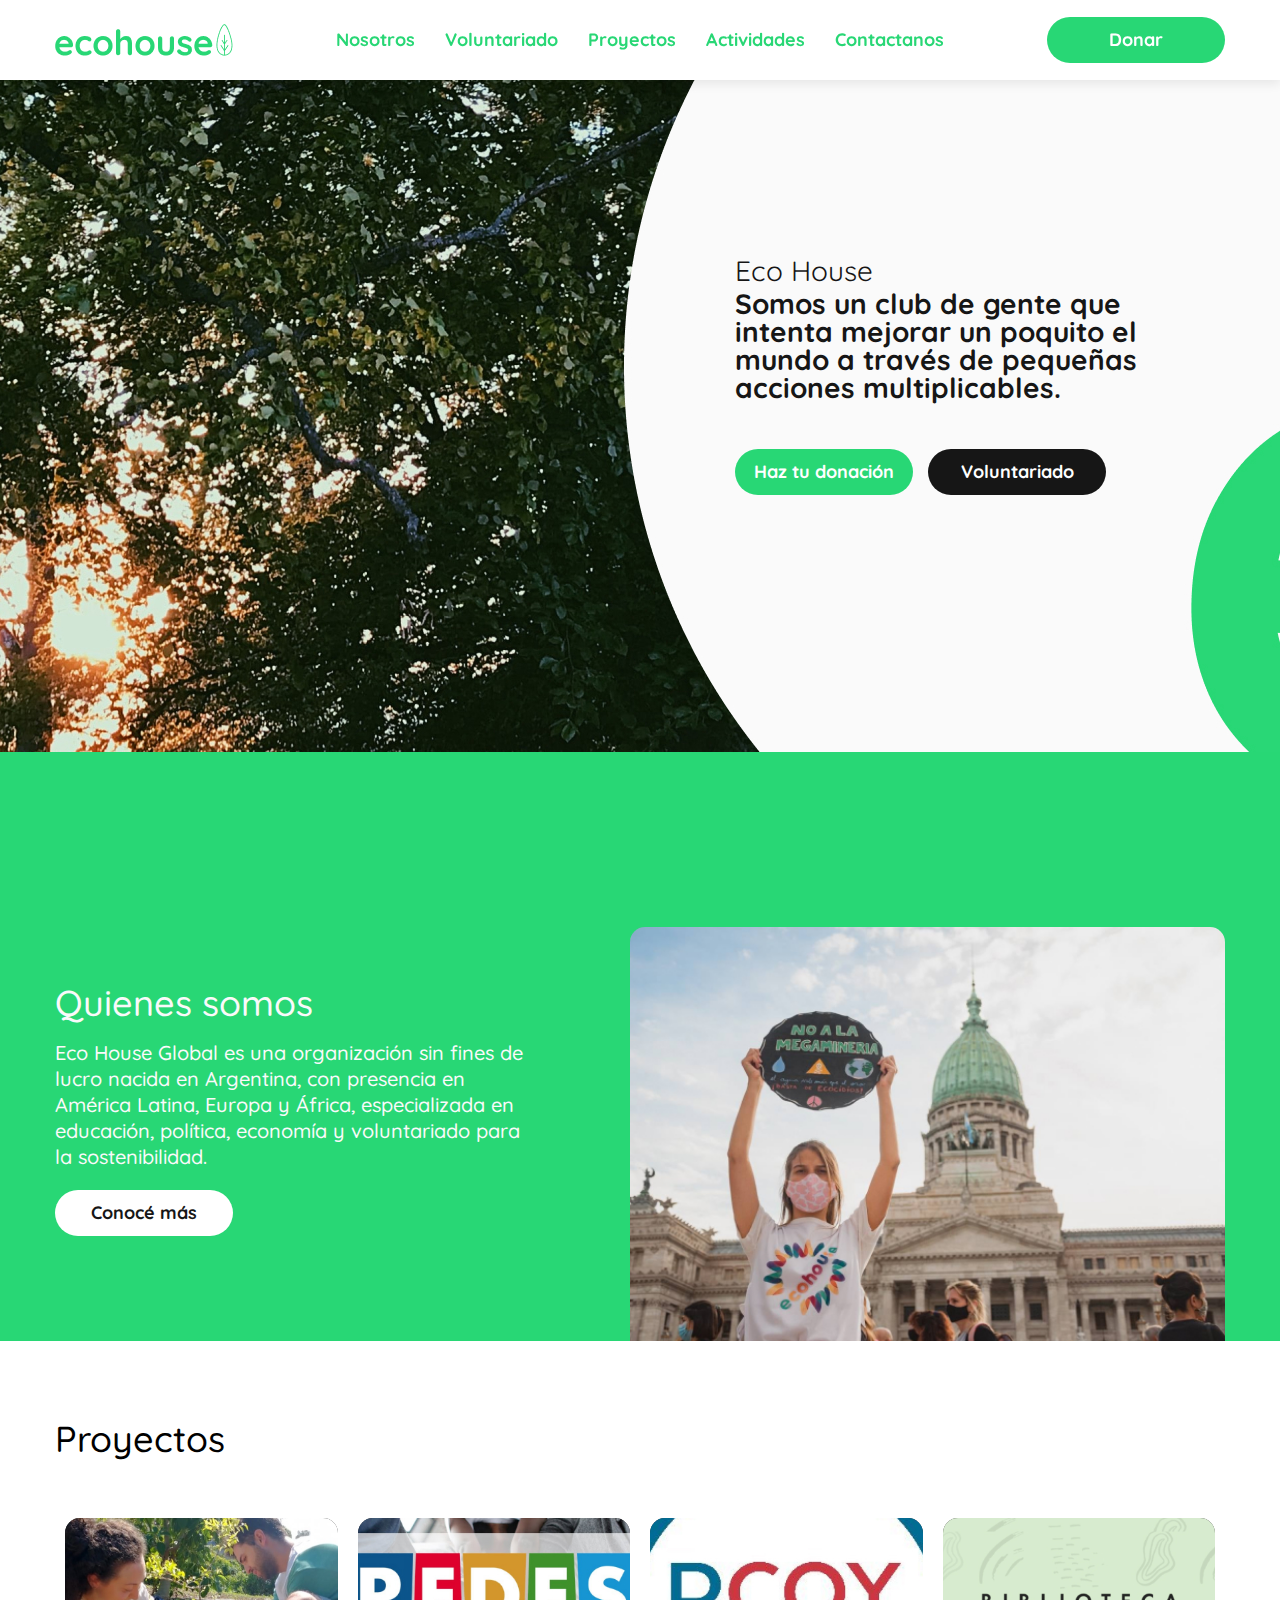
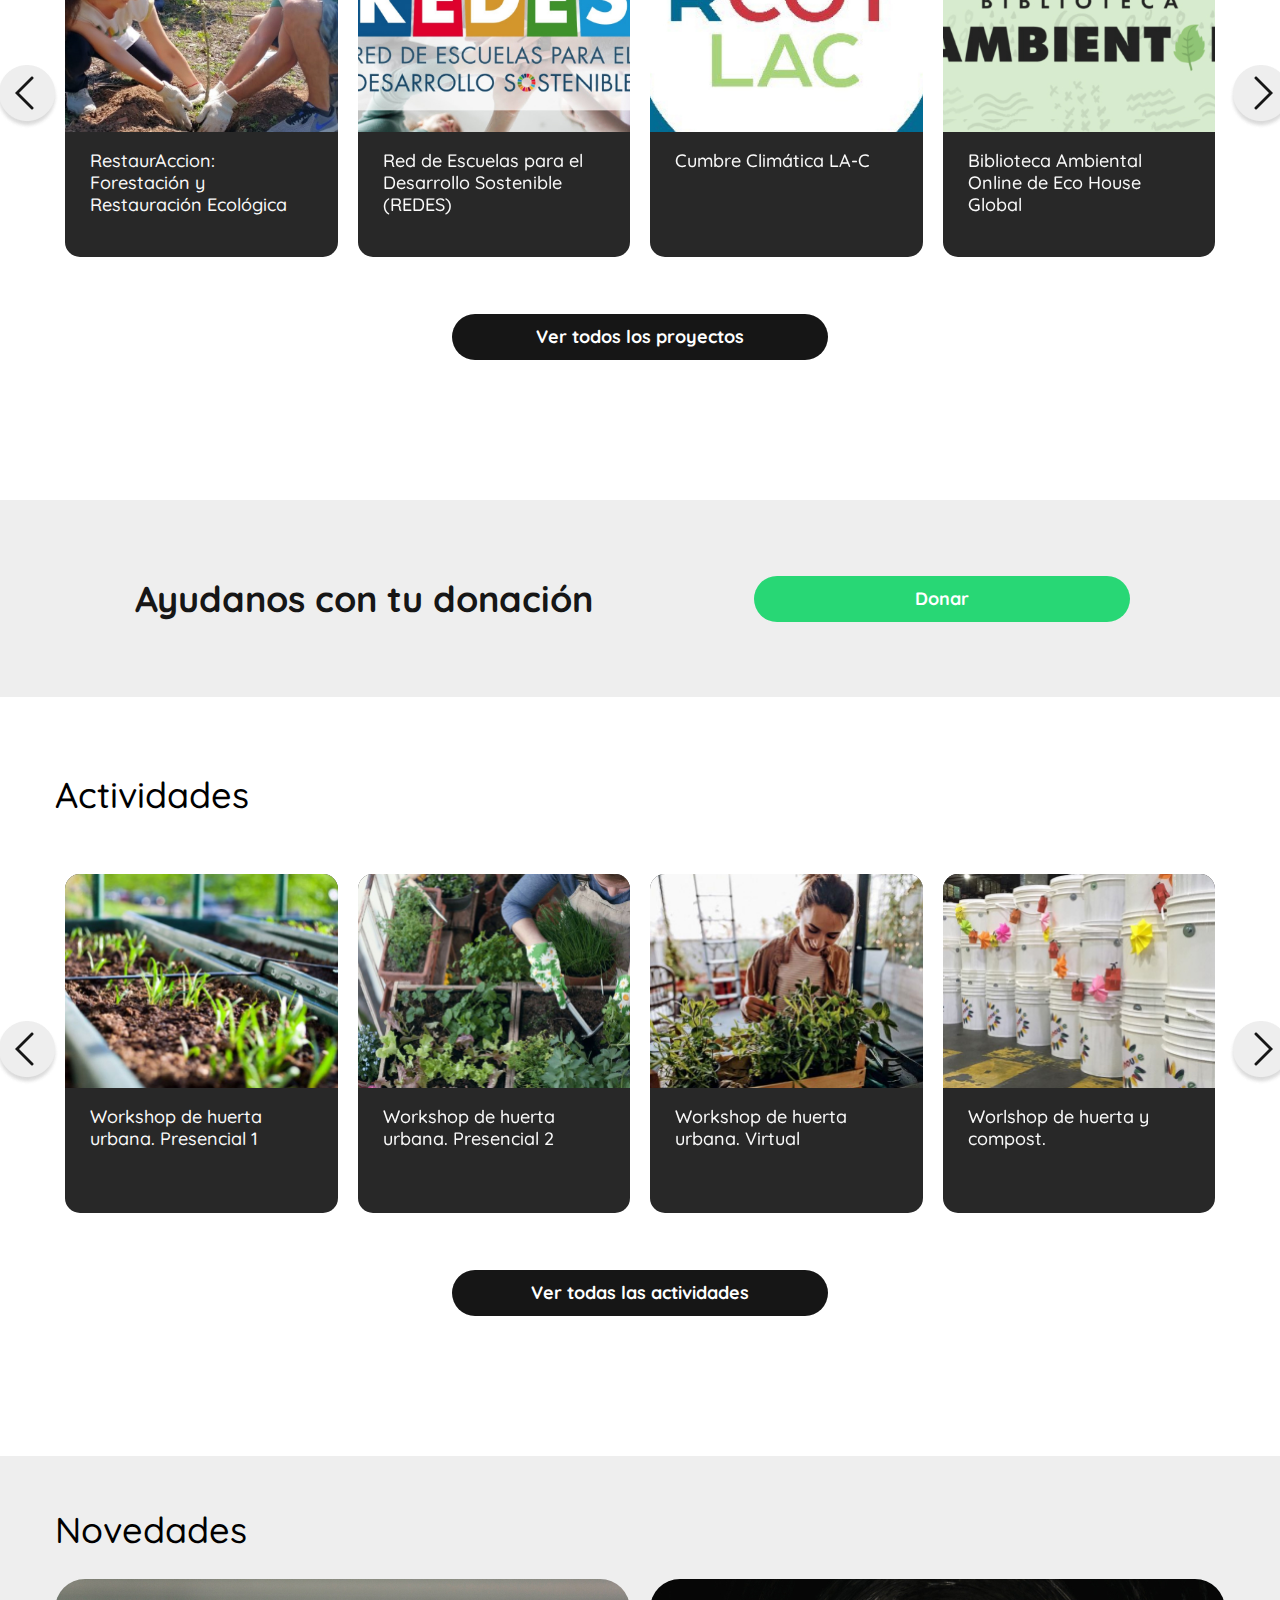
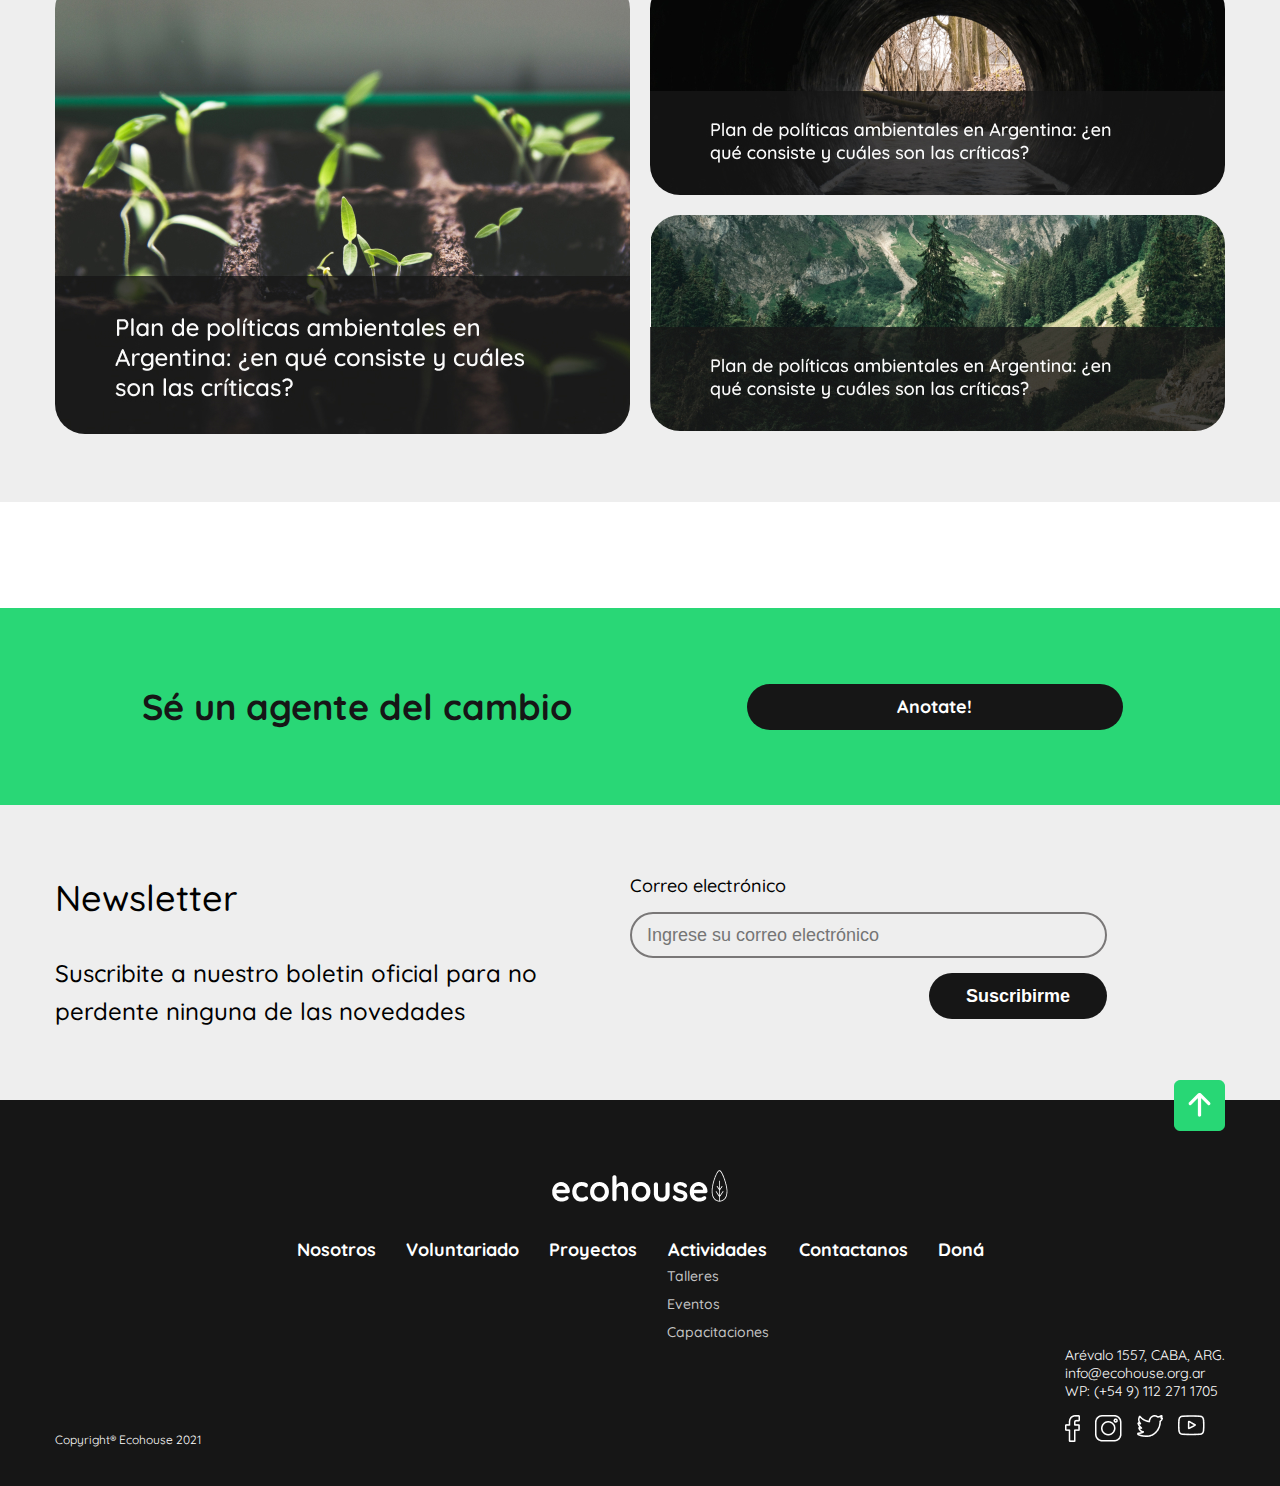
<file: index.html>
<!DOCTYPE html>
<html lang="en">

<head>
    <meta charset="UTF-8">
    <meta http-equiv="X-UA-Compatible" content="IE=edge">
    <meta name="viewport"
        content="width=device-width, height=device-height, initial-scale=1.0, user-scalable=0, minimum-scale=1.0, maximum-scale=1.0">
    <title>EcoHouse</title>

    <!-- Fonts -->

    <!-- Favicon -->
    <link rel="shortcut icon" href="imgs/favicon.png" type="image/x-icon">

    <!-- Styles -->
    <link rel="stylesheet" href="css/reset.css">
    <link rel="stylesheet" href="css/styles.css">

    <!-- Fuentes -->
    <link rel="preconnect" href="https://fonts.googleapis.com">
    <link rel="preconnect" href="https://fonts.gstatic.com" crossorigin>
    <link href="https://fonts.googleapis.com/css2?family=Quicksand:wght@400;500;700&display=swap" rel="stylesheet">

</head>

<body>

    <nav class="container navegation">
        <div class="row">
            <div class="content">
                <a href="index.html" class="logo">
                    <img src="imgs/logo.png" alt="logo">
                </a>
                <ul class="list">
                    <li><a href="nosotros.html">Nosotros</a></li>
                    <li><a href="voluntariado.html">Voluntariado</a></li>
                    <li><a href="proyectos.html">Proyectos</a></li>
                    <li><a href="actividades.html">Actividades</a></li>
                    <li><a href="#">Contactanos</a></li>
                </ul>
                <div class="cta">
                    <a href="#" class="button green">Donar</a>
                </div>
            </div>
        </div>
    </nav>

    <header class="container header">
        <div class="row">
            <div class="content">
                <h1>Eco House</h1>
                <p>Somos un club de gente que intenta mejorar un poquito el mundo a través de pequeñas acciones multiplicables.</p>
                <div class="content-buttons">
                    <a href="#" class="button green">Haz tu donación</a>
                    <a href="#" class="button black">Voluntariado</a>
                </div>
            </div>
        </div>
    </header>

    <section class="container quienes-somos">
        <div class="row">
            <div class="content">
                <h2>Quienes somos</h2>
                <p>Eco House Global es una organización sin fines de lucro nacida en Argentina, con presencia en América Latina, Europa y
                África, especializada en educación, política, economía y voluntariado para la sostenibilidad.</p>
                <a href="#" class="button white">Conocé más</a>
            </div>
            <figure class="figure">
                <img src="imgs/nosotros.jpg" alt="">
            </figure>
        </div>
    </section>

    <main class="container slider arrows">
        <div class="row">
            <div class="content">

                <h2>Proyectos</h2>

                <section class="content-slides">
                    <a href="" class="arrow left">
                        <img src="imgs/arrow-left.png" alt="">
                    </a>
                    <article>
                        <a href="nota.html">
                            <figure class="figure">
                                <img src="imgs/restauraccion.jpg" alt="">
                            </figure>
                            <h3>RestaurAccion: Forestación y Restauración Ecológica</h3>
                        </a>
                    </article>
                    <article>
                        <a href="nota.html">
                            <figure class="figure">
                                <img src="imgs/red-de-escuelas.jpg" alt="">
                            </figure>
                            <h3>Red de Escuelas para el Desarrollo Sostenible (REDES)</h3>
                        </a>
                    </article>
                    <article>
                        <a href="nota.html">
                            <figure class="figure">
                                <img src="imgs/cumbre-climatica.jpg" alt="">
                            </figure>
                            <h3>Cumbre Climática LA-C</h3>
                        </a>
                    </article>
                    <article>
                        <a href="nota.html">
                            <figure class="figure">
                                <img src="imgs/biblioteca-ambiental.jpg" alt="">
                            </figure>
                            <h3>Biblioteca Ambiental Online de Eco House Global</h3>
                        </a>
                    </article>
                    <a href="" class="arrow right">
                        <img src="imgs/arrow-right.png" alt="">
                    </a>
                </section>
                <a href="#" class="button black">Ver todos los proyectos</a>
                
            </div>
        </div>
    </main>

    <aside class="container aside gray">
        <div class="row">
            <div class="content">
                <h3>Ayudanos con tu donación</h3>
                <a href="#" class="button green">Donar</a>
            </div>
        </div>
    </aside>

    <section class="container info-slide">
        <div class="row">
            <div class="content">
                <div class="info-slide__title">
                    <h2>Actividades</h2>
                </div>
                <div class="info-slide__slide-container">
    
                </div>
                <div class="info-slide__action">
                    <a href="#">Ver todas las actividades</a>
                </div>
            </div>
        </div>
    </section>

    <section class="container slider arrows">
        <div class="row">
            <div class="content">
    
                <h2>Actividades</h2>
    
                <section class="content-slides">
                    <a href="" class="arrow left">
                        <img src="imgs/arrow-left.png" alt="">
                    </a>
                    <article>
                        <a href="nota.html">
                            <figure class="figure">
                                <img src="imgs/huerta-1.jpg" alt="">
                            </figure>
                            <h3>Workshop de huerta urbana. Presencial 1</h3>
                        </a>
                    </article>
                    <article>
                        <a href="nota.html">
                            <figure class="figure">
                                <img src="imgs/huerta-2.jpg" alt="">
                            </figure>
                            <h3>Workshop de huerta urbana. Presencial 2</h3>
                        </a>
                    </article>
                    <article>
                        <a href="nota.html">
                            <figure class="figure">
                                <img src="imgs/huerta-urbana.jpg" alt="">
                            </figure>
                            <h3>Workshop de huerta urbana. Virtual</h3>
                        </a>
                    </article>
                    <article>
                        <a href="nota.html">
                            <figure class="figure">
                                <img src="imgs/huerta-compost.jpg" alt="">
                            </figure>
                            <h3>Worlshop de huerta y compost.</h3>
                        </a>
                    </article>
                    <a href="" class="arrow right">
                        <img src="imgs/arrow-right.png" alt="">
                    </a>
                </section>
                <a href="#" class="button black">Ver todas las actividades</a>
    
            </div>
        </div>
    </section>

    <section class="container novedades">
        <div class="row">
            <h2>Novedades</h2>
        </div>
        <div class="row">
            <div class="big-box">
                <a href="nota.html">
                    <img src="imgs/box-1.jpg" alt="box 1">
                </a>
            </div>
            <div class="content">
                <div class="small-box">
                    <a href="nota.html">
                        <img src="imgs/box-2.jpg" alt="box 2">
                    </a>
                </div>
                <div class="small-box">
                    <a href="nota.html">
                        <img src="imgs/box-3.jpg" alt="box 3">
                    </a>
                </div>
            </div>
        </div>
    </section>

    <aside class="container aside green">
        <div class="row">
            <div class="content">
                <h3>Sé un agente del cambio</h3>
                <a href="#" class="button black">Anotate!</a>
            </div>
        </div>
    </aside>

    <section class="container newsletter">
        <div class="row">
            <div class="content">
                <h2>Newsletter</h2>
                <p>Suscribite a nuestro boletin oficial para no perdente ninguna de las novedades</p>
            </div>
            <div class="content">
                <h3>Correo electrónico</h3>
                <input class="input-text" type="text" placeholder="Ingrese su correo electrónico">
                <input class="button black" type="submit" value="Suscribirme">
            </div>
        </div>
    </section>
    

    <footer class="container footer">
        <div class="row">
            <a href="#" class="arrow-top">
                <img src="imgs/arrrow-top.png" alt="">
            </a>
            <div class="top">
                <a href="index.html" class="logo">
                    <img src="imgs/logo-blanco.png" alt="logo">
                </a>
                <ul class="lista">
                    <li><a href="nota.html">Nosotros</a></li>
                    <li><a href="voluntariado.html">Voluntariado</a></li>
                    <li><a href="proyectos.html">Proyectos</a></li>
                    <li>
                        <a href="actividades.html">Actividades</a>
                        <ul class="lista-actividades">
                            <li><a href="#">Talleres</a></li>
                            <li><a href="#">Eventos</a></li>
                            <li><a href="#">Capacitaciones</a></li>
                        </ul>
                    </li>
                    <li><a href="#">Contactanos</a></li>
                    <li><a href="#">Doná</a></li>
                </ul>
            </div>
            <div class="bottom">
                <div class="copyright">
                    <small>Copyright® Ecohouse 2021</small>
                </div>
                <div class="info">
                    <ul>
                        <li><a href="#">Arévalo 1557, CABA, ARG.</a></li>
                        <li><a href="#">info@ecohouse.org.ar</a></li>
                        <li><a href="#">WP: (+54 9) 112 271 1705</a></li>
                    </ul>
                    <ul class="social-media">
                        <li><a href="#"><img src="imgs/facebook.png" alt="logo facebook"></a></li>
                        <li><a href="#"><img src="imgs/instagram.png" alt="logo instagram"></a></li>
                        <li><a href="#"><img src="imgs/twitter.png" alt="logo twitter"></a></li>
                        <li><a href="#"><img src="imgs/youtube.png" alt="logo youtube"></a></li>
                    </ul>
                </div>
            </div>
        </div>
    </footer>

    
</body>

</html>
</file>
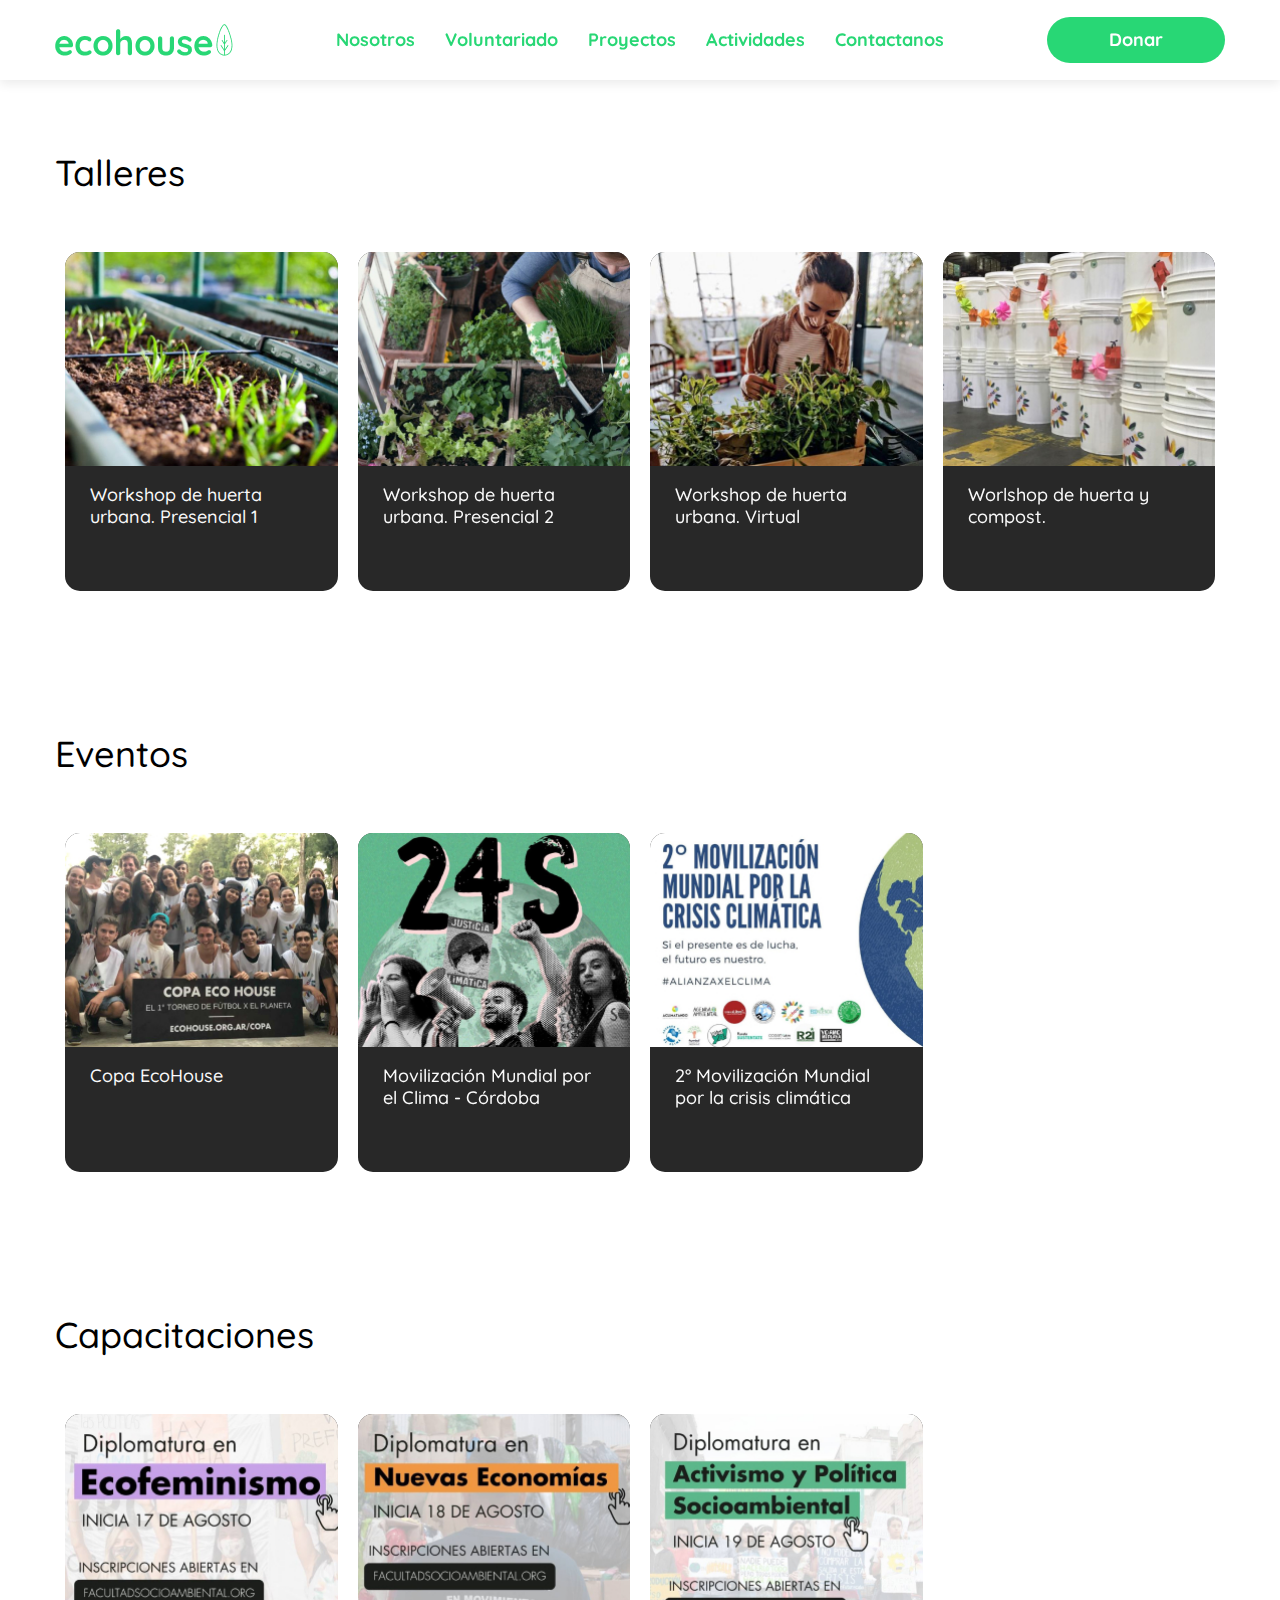
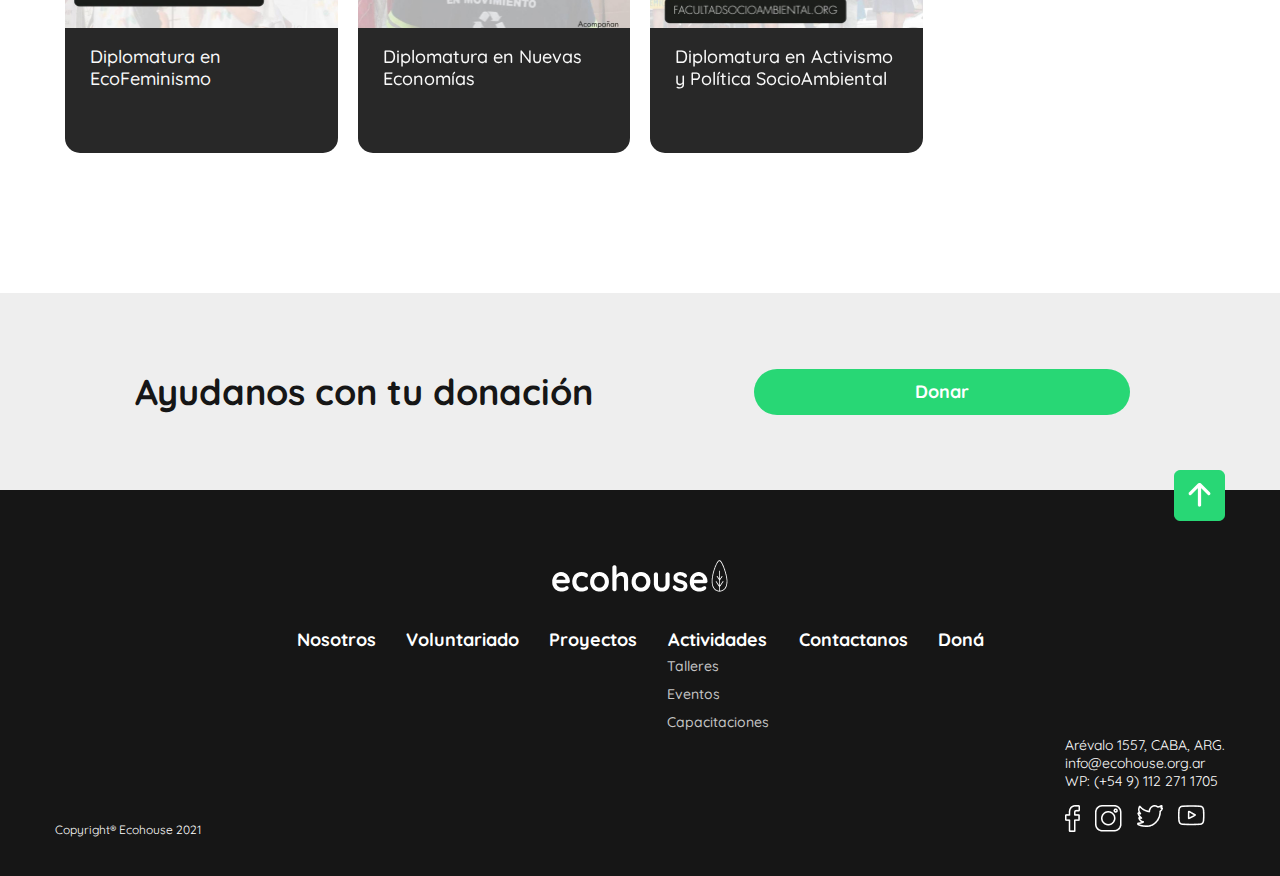
<file: actividades.html>
<!DOCTYPE html>
<html lang="en">

<head>
    <meta charset="UTF-8">
    <meta http-equiv="X-UA-Compatible" content="IE=edge">
    <meta name="viewport"
        content="width=device-width, height=device-height, initial-scale=1.0, user-scalable=0, minimum-scale=1.0, maximum-scale=1.0">
    <title>EcoHouse</title>

    <!-- Fonts -->

    <!-- Favicon -->
    <link rel="shortcut icon" href="imgs/favicon.png" type="image/x-icon">

    <!-- Styles -->
    <link rel="stylesheet" href="css/reset.css">
    <link rel="stylesheet" href="css/styles.css">

    <!-- Fuentes -->
    <link rel="preconnect" href="https://fonts.googleapis.com">
    <link rel="preconnect" href="https://fonts.gstatic.com" crossorigin>
    <link href="https://fonts.googleapis.com/css2?family=Quicksand:wght@400;500;700&display=swap" rel="stylesheet">

</head>

<body>

    <nav class="container navegation">
        <div class="row">
            <div class="content">
                <a href="index.html" class="logo">
                    <img src="imgs/logo.png" alt="logo">
                </a>
                <ul class="list">
                    <li><a href="nosotros.html">Nosotros</a></li>
                    <li><a href="voluntariado.html">Voluntariado</a></li>
                    <li><a href="proyectos.html">Proyectos</a></li>
                    <li><a href="actividades.html">Actividades</a></li>
                    <li><a href="#">Contactanos</a></li>
                </ul>
                <div class="cta">
                    <a href="#" class="button green">Donar</a>
                </div>
            </div>
        </div>
    </nav>

    <main class='actividades'>

        <section class="container slider">
            <div class="row">
                <div class="content">
        
                    <h2>Talleres</h2>
        
                    <section class="content-slides">
                        <article>
                            <a href="nota.html">
                                <figure class="figure">
                                    <img src="imgs/huerta-1.jpg" alt="">
                                </figure>
                                <h3>Workshop de huerta urbana. Presencial 1</h3>
                            </a>
                        </article>
                        <article>
                            <a href="nota.html">
                                <figure class="figure">
                                    <img src="imgs/huerta-2.jpg" alt="">
                                </figure>
                                <h3>Workshop de huerta urbana. Presencial 2</h3>
                            </a>
                        </article>
                        <article>
                            <a href="nota.html">
                                <figure class="figure">
                                    <img src="imgs/huerta-urbana.jpg" alt="">
                                </figure>
                                <h3>Workshop de huerta urbana. Virtual</h3>
                            </a>
                        </article>
                        <article>
                            <a href="nota.html">
                                <figure class="figure">
                                    <img src="imgs/huerta-compost.jpg" alt="">
                                </figure>
                                <h3>Worlshop de huerta y compost.</h3>
                            </a>
                        </article>
                    </section>
                </div>
            </div>
        </section>

        <section class="container slider">
            <div class="row">
                <div class="content">
        
                    <h2>Eventos</h2>
        
                    <section class="content-slides">
                        <article>
                            <a href="nota.html">
                                <figure class="figure">
                                    <img src="imgs/copa-libre.jpg" alt="">
                                </figure>
                                <h3>Copa EcoHouse</h3>
                            </a>
                        </article>
                        <article>
                            <a href="nota.html">
                                <figure class="figure">
                                    <img src="imgs/24s.jpg" alt="">
                                </figure>
                                <h3>Movilización Mundial por el Clima - Córdoba</h3>
                            </a>
                        </article>
                        <article>
                            <a href="nota.html">
                                <figure class="figure">
                                    <img src="imgs/movilizacion.jpg" alt="">
                                </figure>
                                <h3>2° Movilización Mundial por la crisis climática</h3>
                            </a>
                        </article>
                    </section>
                </div>
            </div>
        </section>

        <section class="container slider">
            <div class="row">
                <div class="content">
        
                    <h2>Capacitaciones</h2>
        
                    <section class="content-slides">
                        <article>
                            <a href="nota.html">
                                <figure class="figure">
                                    <img src="imgs/ecofeminismo.jpg" alt="">
                                </figure>
                                <h3>Diplomatura en EcoFeminismo</h3>
                            </a>
                        </article>
                        <article>
                            <a href="nota.html">
                                <figure class="figure">
                                    <img src="imgs/nuevas-economias.jpg" alt="">
                                </figure>
                                <h3>Diplomatura en Nuevas Economías</h3>
                            </a>
                        </article>
                        <article>
                            <a href="nota.html">
                                <figure class="figure">
                                    <img src="imgs/activismo-politico.jpg" alt="">
                                </figure>
                                <h3>Diplomatura en Activismo y Política SocioAmbiental</h3>
                            </a>
                        </article>
                    </section>
                </div>
            </div>
        </section>

    </main>

    <aside class="container aside gray">
        <div class="row">
            <div class="content">
                <h3>Ayudanos con tu donación</h3>
                <a href="#" class="button green">Donar</a>
            </div>
        </div>
    </aside>

    <footer class="container footer">
        <div class="row">
            <a href="#" class="arrow-top">
                <img src="imgs/arrrow-top.png" alt="">
            </a>
            <div class="top">
                <a href="index.html" class="logo">
                    <img src="imgs/logo-blanco.png" alt="logo">
                </a>
                <ul class="lista">
                    <li><a href="nota.html">Nosotros</a></li>
                    <li><a href="voluntariado.html">Voluntariado</a></li>
                    <li><a href="proyectos.html">Proyectos</a></li>
                    <li>
                        <a href="actividades.html">Actividades</a>
                        <ul class="lista-actividades">
                            <li><a href="#">Talleres</a></li>
                            <li><a href="#">Eventos</a></li>
                            <li><a href="#">Capacitaciones</a></li>
                        </ul>
                    </li>
                    <li><a href="#">Contactanos</a></li>
                    <li><a href="#">Doná</a></li>
                </ul>
            </div>
            <div class="bottom">
                <div class="copyright">
                    <small>Copyright® Ecohouse 2021</small>
                </div>
                <div class="info">
                    <ul>
                        <li><a href="#">Arévalo 1557, CABA, ARG.</a></li>
                        <li><a href="#">info@ecohouse.org.ar</a></li>
                        <li><a href="#">WP: (+54 9) 112 271 1705</a></li>
                    </ul>
                    <ul class="social-media">
                        <li><a href="#"><img src="imgs/facebook.png" alt="logo facebook"></a></li>
                        <li><a href="#"><img src="imgs/instagram.png" alt="logo instagram"></a></li>
                        <li><a href="#"><img src="imgs/twitter.png" alt="logo twitter"></a></li>
                        <li><a href="#"><img src="imgs/youtube.png" alt="logo youtube"></a></li>
                    </ul>
                </div>
            </div>
        </div>
    </footer>


</body>

</html>
</file>
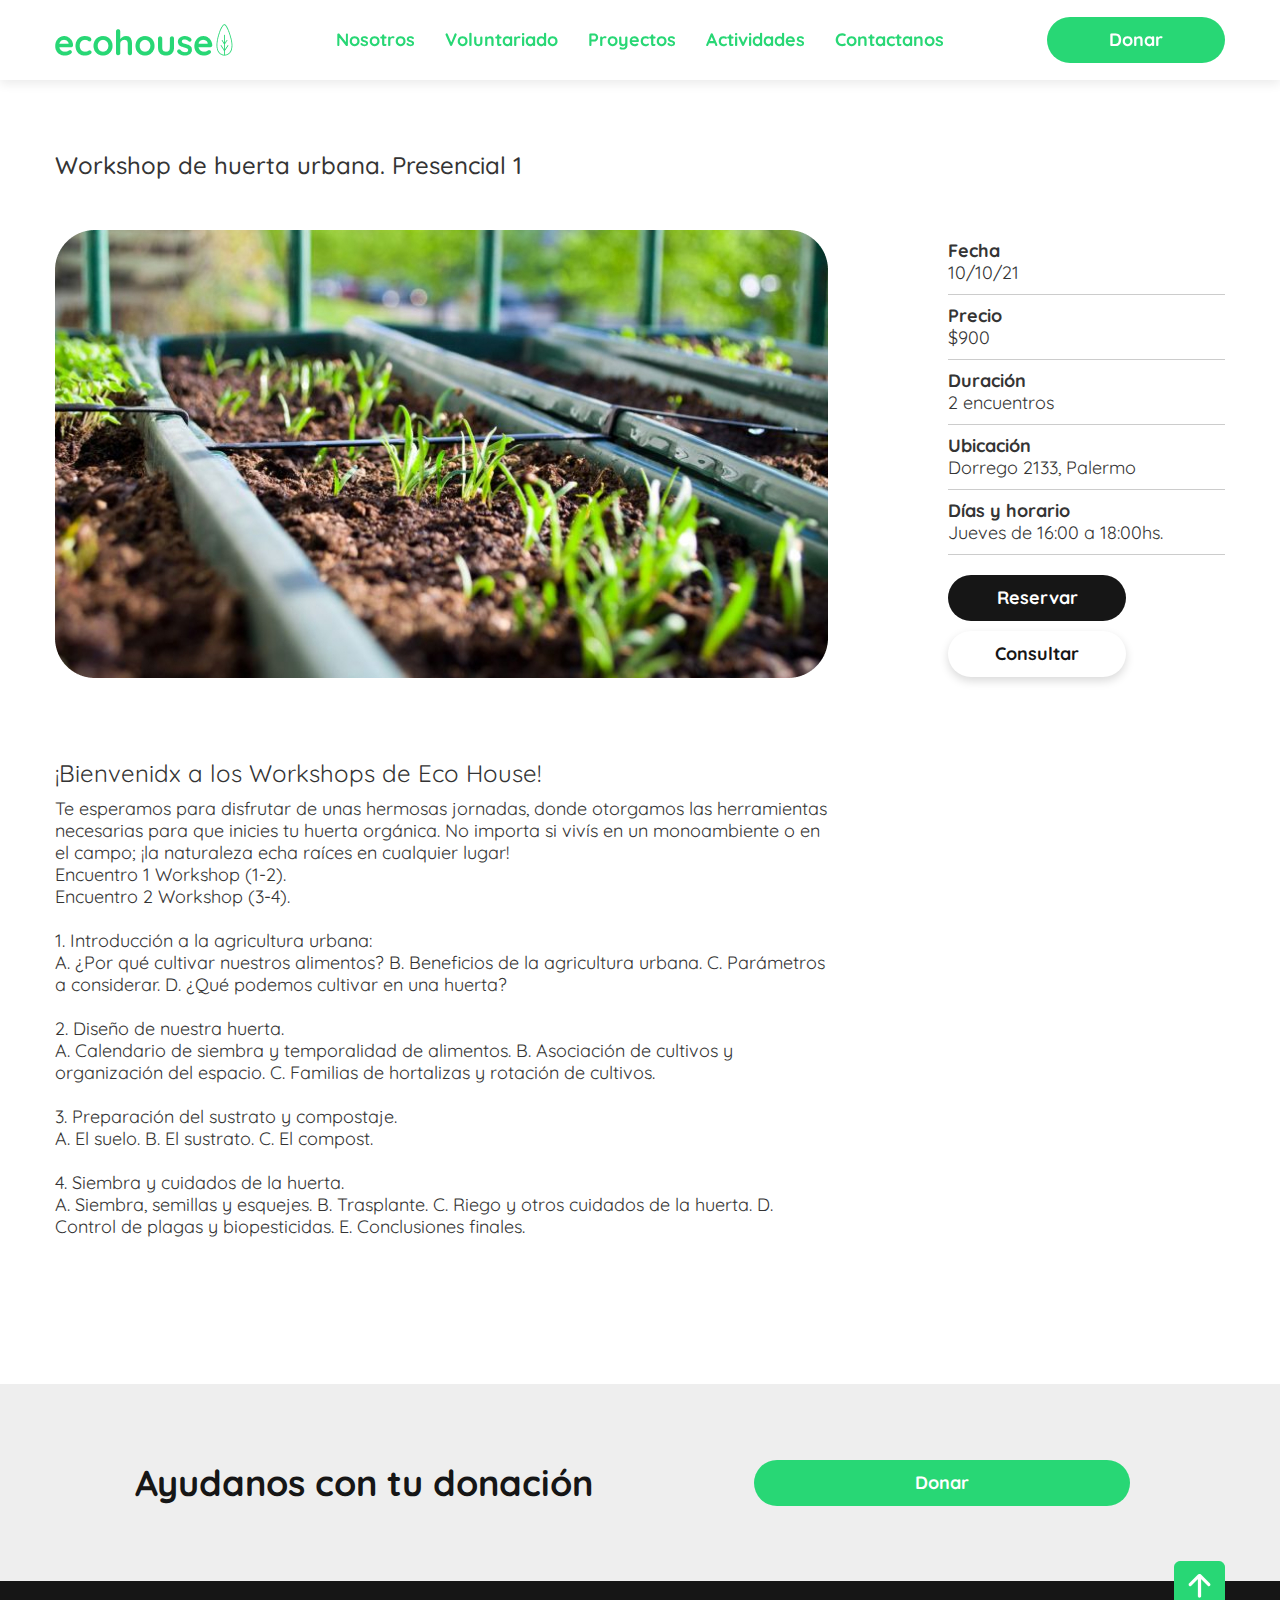
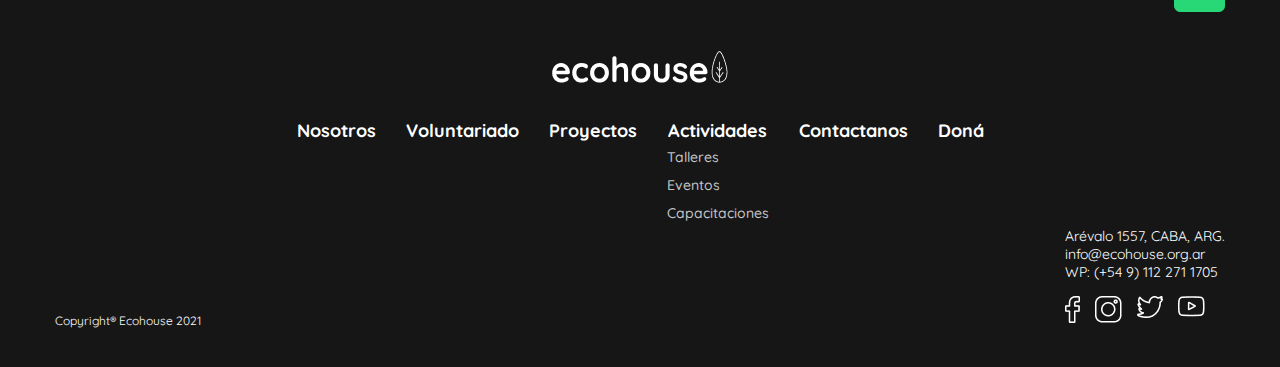
<file: nota.html>
<!DOCTYPE html>
<html lang="en">

<head>
    <meta charset="UTF-8">
    <meta http-equiv="X-UA-Compatible" content="IE=edge">
    <meta name="viewport"
        content="width=device-width, height=device-height, initial-scale=1.0, user-scalable=0, minimum-scale=1.0, maximum-scale=1.0">
    <title>EcoHouse</title>

    <!-- Fonts -->

    <!-- Favicon -->
    <link rel="shortcut icon" href="imgs/favicon.png" type="image/x-icon">

    <!-- Styles -->
    <link rel="stylesheet" href="css/reset.css">
    <link rel="stylesheet" href="css/styles.css">

    <!-- Fuentes -->
    <link rel="preconnect" href="https://fonts.googleapis.com">
    <link rel="preconnect" href="https://fonts.gstatic.com" crossorigin>
    <link href="https://fonts.googleapis.com/css2?family=Quicksand:wght@400;500;700&display=swap" rel="stylesheet">

</head>

<body>

    <nav class="container navegation">
        <div class="row">
            <div class="content">
                <a href="index.html" class="logo">
                    <img src="imgs/logo.png" alt="logo">
                </a>
                <ul class="list">
                    <li><a href="nosotros.html">Nosotros</a></li>
                    <li><a href="voluntariado.html">Voluntariado</a></li>
                    <li><a href="proyectos.html">Proyectos</a></li>
                    <li><a href="actividades.html">Actividades</a></li>
                    <li><a href="#">Contactanos</a></li>
                </ul>
                <div class="cta">
                    <a href="#" class="button green">Donar</a>
                </div>
            </div>
        </div>
    </nav>

    <header class="container header-nota">
        <div class="row">
            <div class="content">
                <h1>Workshop de huerta urbana. Presencial 1</h1>
            </div>
        </div>
    </header>

    <section class="container nota">
        <div class="row">
            <div class="content">
                <figure class="figure">
                    <img src="imgs/huerta-nota.jpg" alt="">
                </figure>
                <div class="info">
                    <h2>¡Bienvenidx a los Workshops de Eco House!</h2>
                    <p>Te esperamos para disfrutar de unas hermosas jornadas, donde otorgamos las herramientas necesarias para que inicies tu
                    huerta orgánica.
                    
                    No importa si vivís en un monoambiente o en el campo; ¡la naturaleza echa raíces en cualquier lugar!</p>
                    <h3>Descripción</h3>
                    <p>Encuentro 1 Workshop (1-2).<br>
                    Encuentro 2 Workshop (3-4).<br><br>
                    
                    1. Introducción a la agricultura urbana:<br>
                    A. ¿Por qué cultivar nuestros alimentos? B. Beneficios de la agricultura urbana. C. Parámetros a considerar. D. ¿Qué
                    podemos cultivar en una huerta?<br><br>
                    
                    2. Diseño de nuestra huerta.<br>
                    A. Calendario de siembra y temporalidad de alimentos. B. Asociación de cultivos y organización del espacio. C. Familias
                    de hortalizas y rotación de cultivos.<br><br>
                    
                    3. Preparación del sustrato y compostaje.<br>
                    A. El suelo. B. El sustrato. C. El compost.<br><br>
                    
                    4. Siembra y cuidados de la huerta.<br>
                    A. Siembra, semillas y esquejes. B. Trasplante. C. Riego y otros cuidados de la huerta. D. Control de plagas y
                    biopesticidas. E. Conclusiones finales.<br>
                    </p>
                </div>
            </div>
            <div class="list">
                <ul>
                    <li>
                        <p>
                            <strong>Fecha</strong>
                            10/10/21
                        </p>
                    </li>
                    <li>
                        <p>
                            <strong>Precio</strong>
                            $900
                        </p>
                    </li>
                    <li>
                        <p>
                            <strong>Duración</strong>
                            2 encuentros
                        </p>
                    </li>
                    <li>
                        <p>
                            <strong>Ubicación</strong>
                            Dorrego 2133, Palermo
                        </p>
                    </li>
                    <li>
                        <p>
                            <strong>Días y horario</strong>
                            Jueves de 16:00 a 18:00hs.
                        </p>
                    </li>
                </ul>
                <a href="#" class="button black">Reservar</a>
                <a href="#" class="button white">Consultar</a>
            </div>
        </div>
    </section>


        <aside class="container aside gray">
            <div class="row">
                <div class="content">
                    <h3>Ayudanos con tu donación</h3>
                    <a href="#" class="button green">Donar</a>
                </div>
            </div>
        </aside>

    

    <footer class="container footer">
        <div class="row">
            <a href="#" class="arrow-top">
                <img src="imgs/arrrow-top.png" alt="">
            </a>
            <div class="top">
                <a href="index.html" class="logo">
                    <img src="imgs/logo-blanco.png" alt="logo">
                </a>
                <ul class="lista">
                    <li><a href="nota.html">Nosotros</a></li>
                    <li><a href="voluntariado.html">Voluntariado</a></li>
                    <li><a href="proyectos.html">Proyectos</a></li>
                    <li>
                        <a href="actividades.html">Actividades</a>
                        <ul class="lista-actividades">
                            <li><a href="#">Talleres</a></li>
                            <li><a href="#">Eventos</a></li>
                            <li><a href="#">Capacitaciones</a></li>
                        </ul>
                    </li>
                    <li><a href="#">Contactanos</a></li>
                    <li><a href="#">Doná</a></li>
                </ul>
            </div>
            <div class="bottom">
                <div class="copyright">
                    <small>Copyright® Ecohouse 2021</small>
                </div>
                <div class="info">
                    <ul>
                        <li><a href="#">Arévalo 1557, CABA, ARG.</a></li>
                        <li><a href="#">info@ecohouse.org.ar</a></li>
                        <li><a href="#">WP: (+54 9) 112 271 1705</a></li>
                    </ul>
                    <ul class="social-media">
                        <li><a href="#"><img src="imgs/facebook.png" alt="logo facebook"></a></li>
                        <li><a href="#"><img src="imgs/instagram.png" alt="logo instagram"></a></li>
                        <li><a href="#"><img src="imgs/twitter.png" alt="logo twitter"></a></li>
                        <li><a href="#"><img src="imgs/youtube.png" alt="logo youtube"></a></li>
                    </ul>
                </div>
            </div>
        </div>
    </footer>


</body>

</html>
</file>
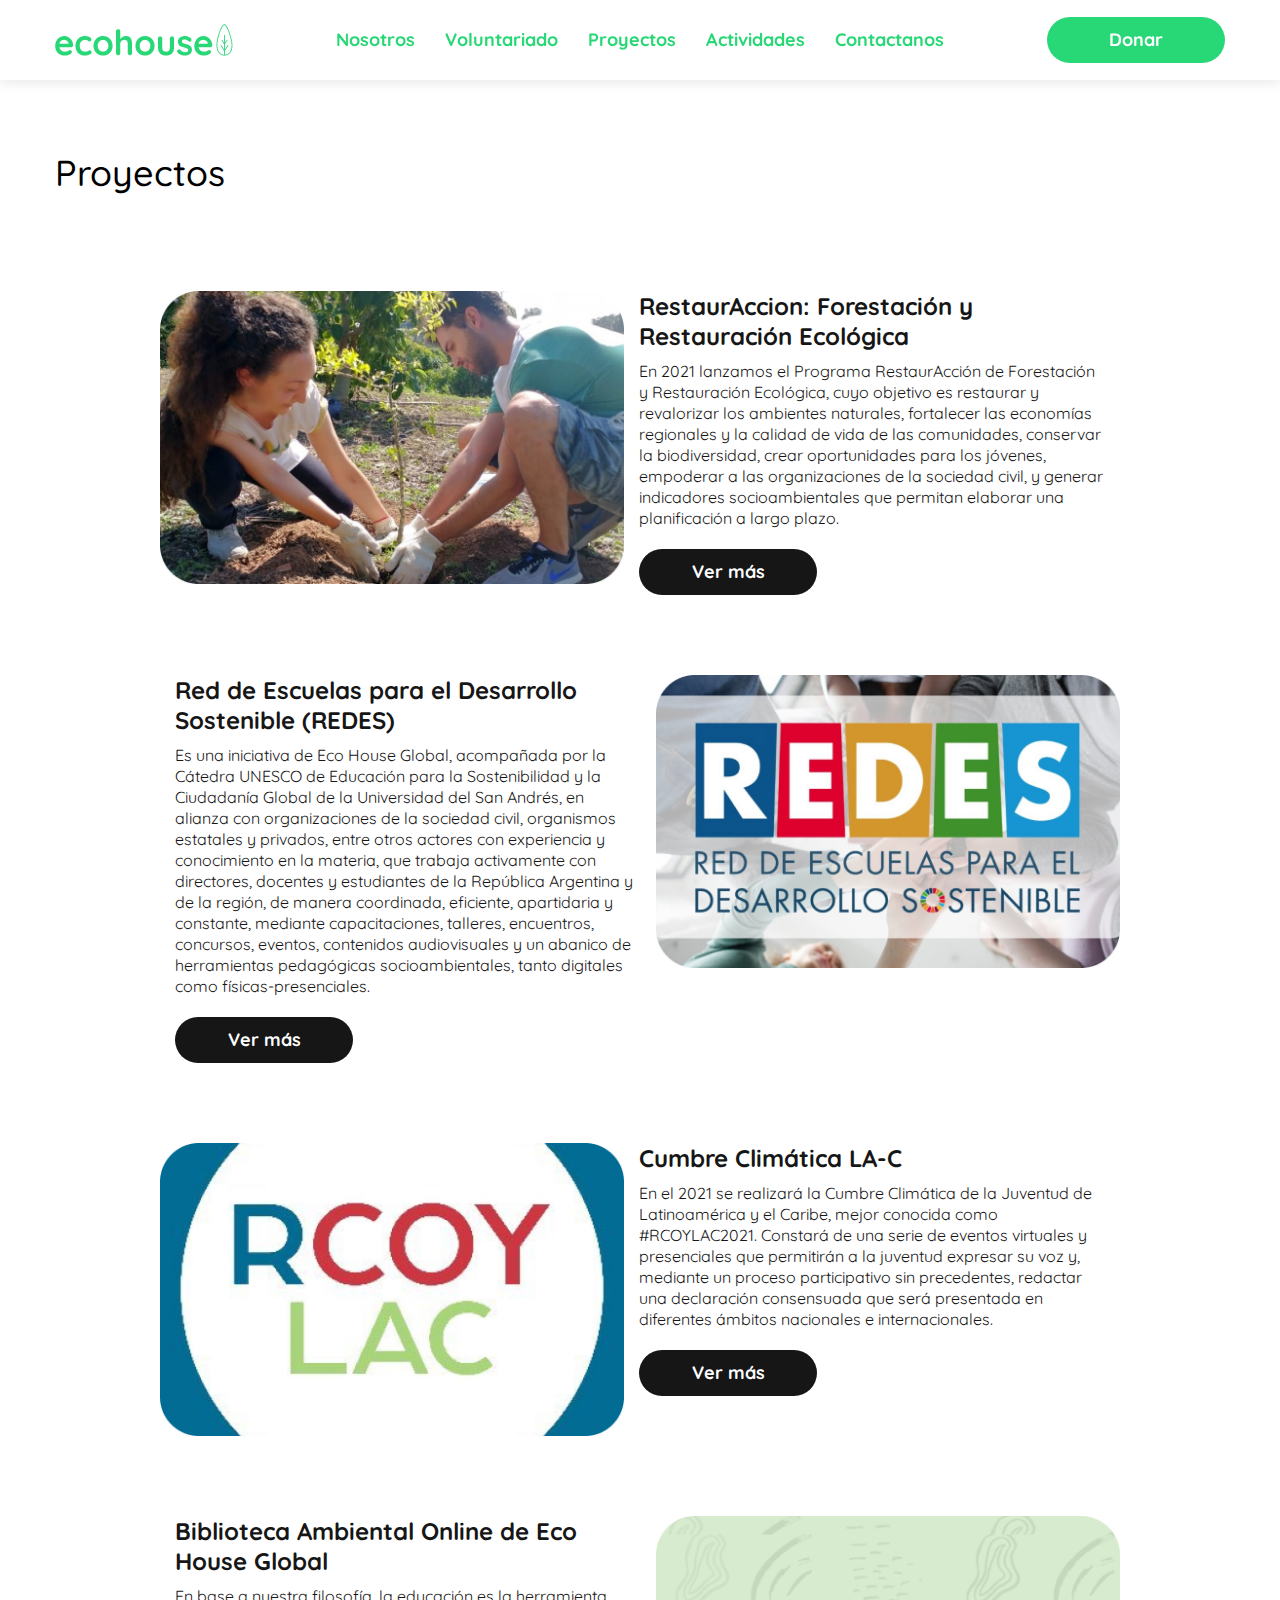
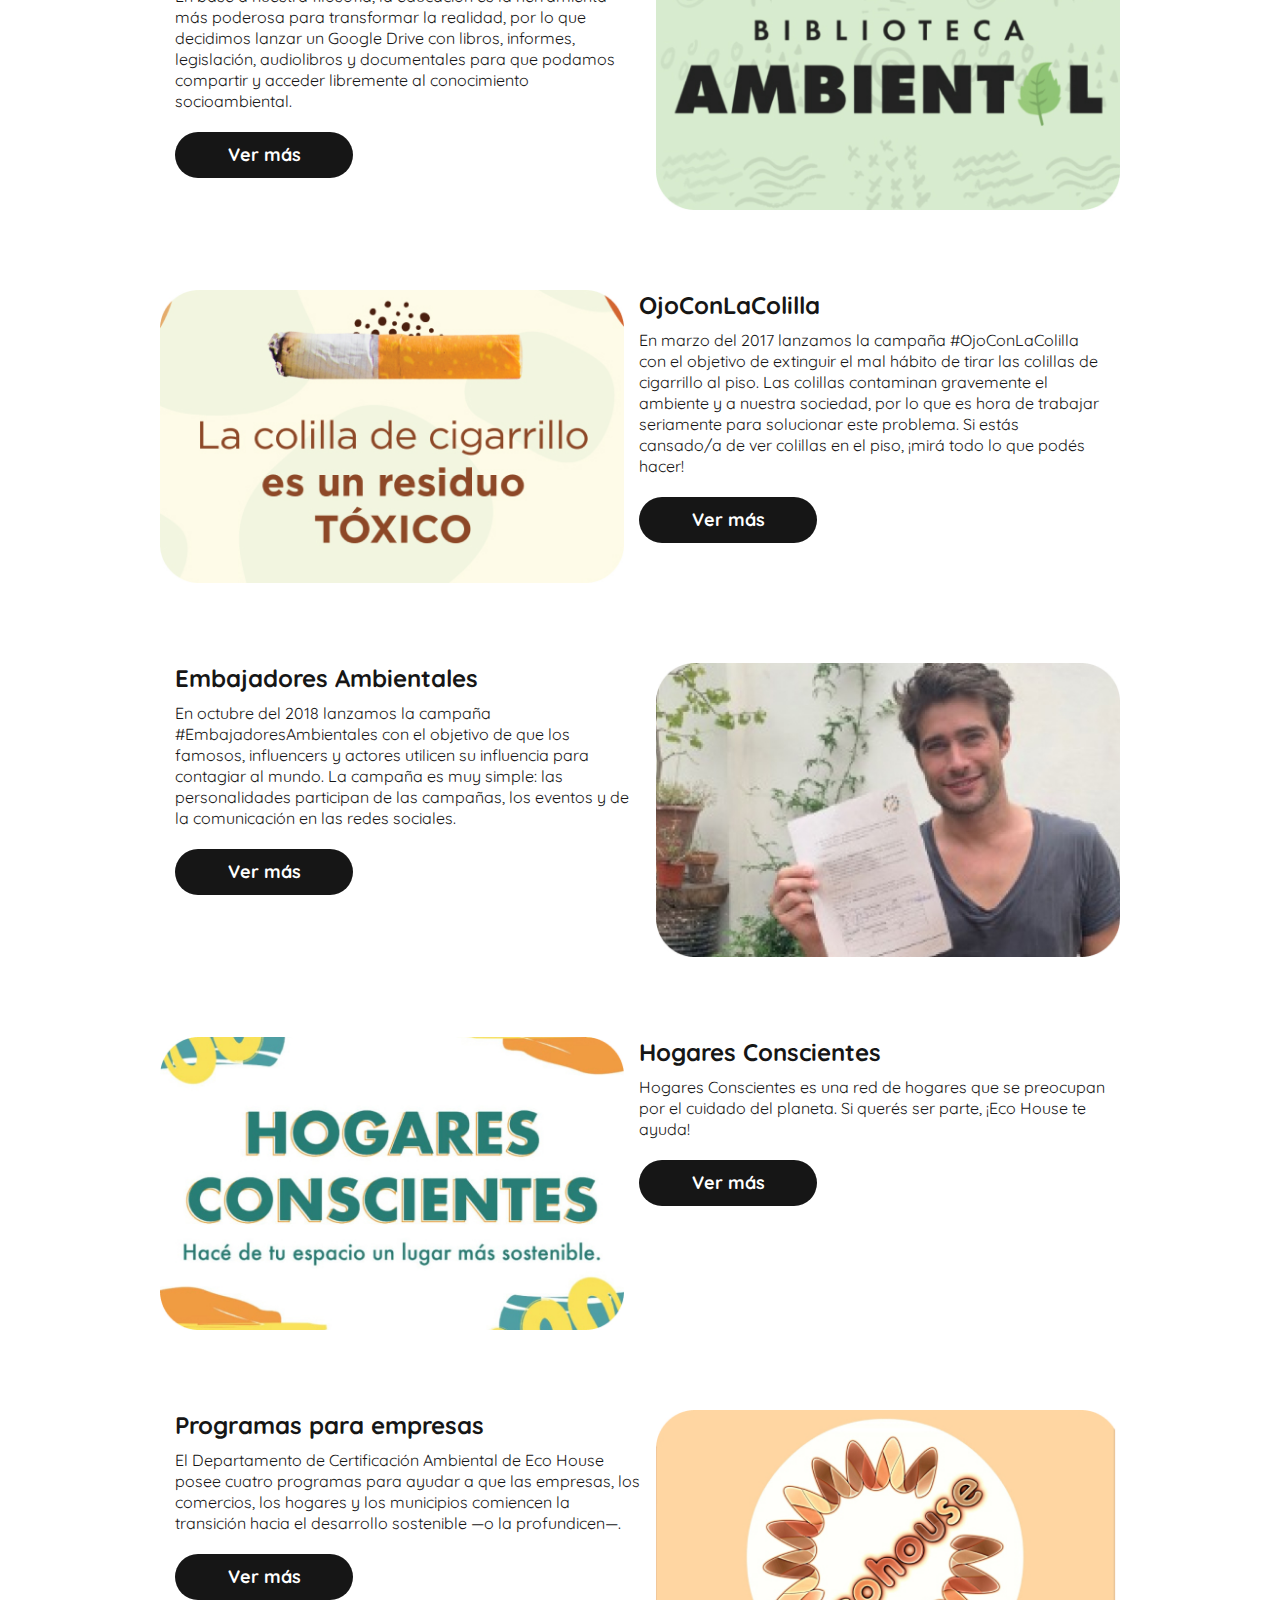
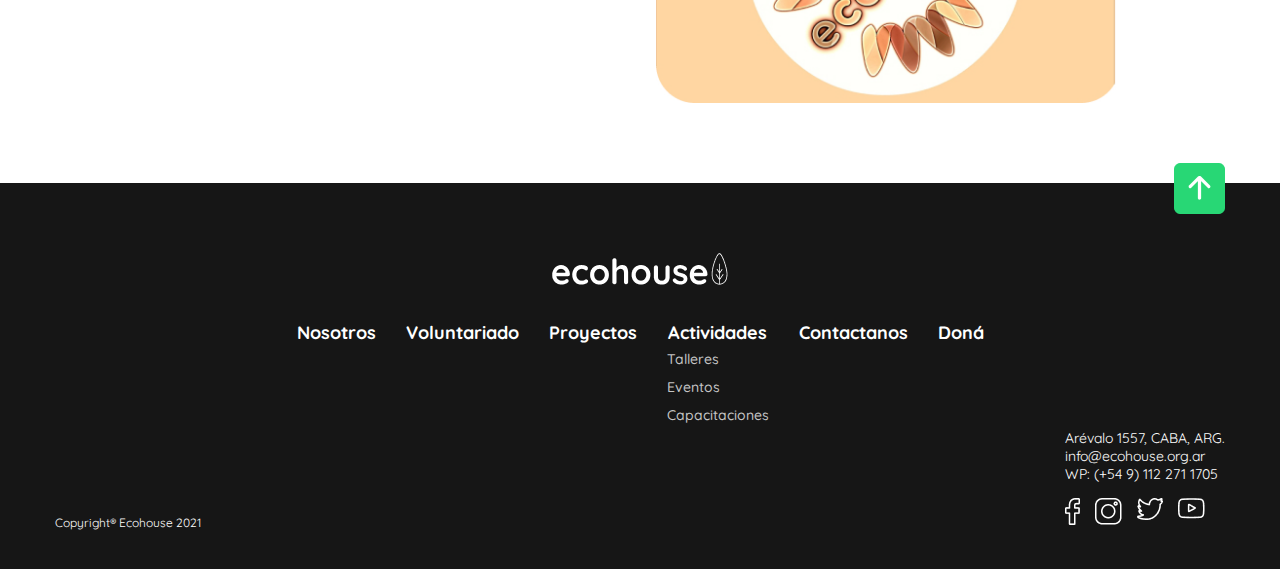
<file: proyectos.html>
<!DOCTYPE html>
<html lang="en">

<head>
    <meta charset="UTF-8">
    <meta http-equiv="X-UA-Compatible" content="IE=edge">
    <meta name="viewport"
        content="width=device-width, height=device-height, initial-scale=1.0, user-scalable=0, minimum-scale=1.0, maximum-scale=1.0">
    <title>Proyectos</title>

    <!-- Fonts -->

    <!-- Favicon -->
    <link rel="shortcut icon" href="imgs/favicon.png" type="image/x-icon">

    <!-- Styles -->
    <link rel="stylesheet" href="css/reset.css">
    <link rel="stylesheet" href="css/styles.css">

    <!-- Fuentes -->
    <link rel="preconnect" href="https://fonts.googleapis.com">
    <link rel="preconnect" href="https://fonts.gstatic.com" crossorigin>
    <link href="https://fonts.googleapis.com/css2?family=Quicksand:wght@400;500;700&display=swap" rel="stylesheet">

</head>

<body>

    <nav class="container navegation">
        <div class="row">
            <div class="content">
                <a href="index.html" class="logo">
                    <img src="imgs/logo.png" alt="logo">
                </a>
                <ul class="list">
                    <li><a href="nosotros.html">Nosotros</a></li>
                    <li><a href="voluntariado.html">Voluntariado</a></li>
                    <li><a href="proyectos.html">Proyectos</a></li>
                    <li><a href="actividades.html">Actividades</a></li>
                    <li><a href="#">Contactanos</a></li>
                </ul>
                <div class="cta">
                    <a href="#" class="button green">Donar</a>
                </div>
            </div>
        </div>
    </nav>

    <main class="container proyectos">
        <div class="row">
            <div class="content">
                <h1>Proyectos</h1>
                <div class="boxes">
                    <div class="box">
                        <figure class="figure">
                            <img src="imgs/restauraccion.jpg" alt="">
                        </figure>
                        <div class="info">
                            <h3>RestaurAccion: Forestación y Restauración Ecológica</h3>
                            <p>En 2021 lanzamos el Programa RestaurAcción de Forestación y Restauración Ecológica, cuyo objetivo es restaurar y
                            revalorizar los ambientes naturales, fortalecer las economías regionales y la calidad de vida de las comunidades,
                            conservar la biodiversidad, crear oportunidades para los jóvenes, empoderar a las organizaciones de la sociedad civil, y
                            generar indicadores socioambientales que permitan elaborar una planificación a largo plazo.
                            </p>
                            <a href="nota.html" class="button black">Ver más</a>
                        </div>
                    </div>
                    <div class="box">
                        <div class="info">
                            <h3>Red de Escuelas para el Desarrollo Sostenible (REDES)</h3>
                            <p>Es una iniciativa de Eco House Global, acompañada por la Cátedra UNESCO de Educación para la Sostenibilidad y la
                            Ciudadanía Global de la Universidad del San Andrés, en alianza con organizaciones de la sociedad civil, organismos
                            estatales y privados, entre otros actores con experiencia y conocimiento en la materia, que trabaja activamente con
                            directores, docentes y estudiantes de la República Argentina y de la región, de manera coordinada, eficiente,
                            apartidaria y constante, mediante capacitaciones, talleres, encuentros, concursos, eventos, contenidos audiovisuales y
                            un abanico de herramientas pedagógicas socioambientales, tanto digitales como físicas-presenciales.
                            </p>
                            <a href="nota.html" class="button black">Ver más</a>
                        </div>
                        <figure class="figure">
                            <img src="imgs/red-de-escuelas.jpg" alt="">
                        </figure>
                    </div>
                    <div class="box">
                        <figure class="figure">
                            <img src="imgs/cumbre-climatica.jpg" alt="">
                        </figure>
                        <div class="info">
                            <h3>Cumbre Climática LA-C</h3>
                            <p>En el 2021 se realizará la Cumbre Climática de la Juventud de Latinoamérica y el Caribe, mejor conocida como
                            #RCOYLAC2021. Constará de una serie de eventos virtuales y presenciales que permitirán a la juventud expresar su voz y,
                            mediante un proceso participativo sin precedentes, redactar una declaración consensuada que será presentada en
                            diferentes ámbitos nacionales e internacionales.
                            </p>
                            <a href="nota.html" class="button black">Ver más</a>
                        </div>
                    </div>
                    <div class="box">         
                        <div class="info">
                            <h3>Biblioteca Ambiental Online de Eco House Global</h3>
                            <p>En base a nuestra filosofía, la educación es la herramienta más poderosa para transformar la realidad, por lo que
                            decidimos lanzar un Google Drive con libros, informes, legislación, audiolibros y documentales para que podamos
                            compartir y acceder libremente al conocimiento socioambiental.
                            </p>
                            <a href="nota.html" class="button black">Ver más</a>
                        </div>
                        <figure class="figure">
                            <img src="imgs/biblioteca-ambiental.jpg" alt="">
                        </figure>
                    </div>
                    <div class="box">
                        <figure class="figure">
                            <img src="imgs/ojo-con-la-colilla.jpg" alt="">
                        </figure>
                        <div class="info">
                            <h3>OjoConLaColilla</h3>
                            <p>En marzo del 2017 lanzamos la campaña #OjoConLaColilla con el objetivo de extinguir el mal hábito de tirar las colillas
                            de cigarrillo al piso.
                            
                            Las colillas contaminan gravemente el ambiente y a nuestra sociedad, por lo que es hora de trabajar seriamente para
                            solucionar este problema.
                            
                            Si estás cansado/a de ver colillas en el piso, ¡mirá todo lo que podés hacer!
                            </p>
                            <a href="nota.html" class="button black">Ver más</a>
                        </div>
                    </div>
                    <div class="box">
                        <div class="info">
                            <h3>Embajadores Ambientales</h3>
                            <p>En octubre del 2018 lanzamos la campaña #EmbajadoresAmbientales con el objetivo de que los famosos, influencers y
                            actores utilicen su influencia para contagiar al mundo.
                            La campaña es muy simple: las personalidades participan de las campañas, los eventos y de la comunicación en las redes
                            sociales.
                            </p>
                            <a href="nota.html" class="button black">Ver más</a>
                        </div>
                        <figure class="figure">
                            <img src="imgs/embajadores-ambientales.jpg" alt="">
                        </figure>
                    </div>
                    <div class="box">
                        <figure class="figure">
                            <img src="imgs/hogares-concientes.jpg" alt="">
                        </figure>
                        <div class="info">
                            <h3>Hogares Conscientes</h3>
                            <p>Hogares Conscientes es una red de hogares que se preocupan por el cuidado del planeta.
                            
                            Si querés ser parte, ¡Eco House te ayuda!
                            </p>
                            <a href="nota.html" class="button black">Ver más</a>
                        </div>
                    </div>
                    <div class="box">  
                        <div class="info">
                            <h3>Programas para empresas</h3>
                            <p>El Departamento de Certificación Ambiental de Eco House posee cuatro programas para ayudar a que las empresas, los
                            comercios, los hogares y los municipios comiencen la transición hacia el desarrollo sostenible —o la profundicen—.
                            </p>
                            <a href="nota.html" class="button black">Ver más</a>
                        </div>
                        <figure class="figure">
                            <img src="imgs/programa-para-empresas.jpg" alt="">
                        </figure>
                    </div>
                </div>
            </div>
        </div>
    </main>


    <footer class="container footer">
        <div class="row">
            <a href="#" class="arrow-top">
                <img src="imgs/arrrow-top.png" alt="">
            </a>
            <div class="top">
                <a href="index.html" class="logo">
                    <img src="imgs/logo-blanco.png" alt="logo">
                </a>
                <ul class="lista">
                    <li><a href="nota.html">Nosotros</a></li>
                    <li><a href="voluntariado.html">Voluntariado</a></li>
                    <li><a href="proyectos.html">Proyectos</a></li>
                    <li>
                        <a href="actividades.html">Actividades</a>
                        <ul class="lista-actividades">
                            <li><a href="#">Talleres</a></li>
                            <li><a href="#">Eventos</a></li>
                            <li><a href="#">Capacitaciones</a></li>
                        </ul>
                    </li>
                    <li><a href="#">Contactanos</a></li>
                    <li><a href="#">Doná</a></li>
                </ul>
            </div>
            <div class="bottom">
                <div class="copyright">
                    <small>Copyright® Ecohouse 2021</small>
                </div>
                <div class="info">
                    <ul>
                        <li><a href="#">Arévalo 1557, CABA, ARG.</a></li>
                        <li><a href="#">info@ecohouse.org.ar</a></li>
                        <li><a href="#">WP: (+54 9) 112 271 1705</a></li>
                    </ul>
                    <ul class="social-media">
                        <li><a href="#"><img src="imgs/facebook.png" alt="logo facebook"></a></li>
                        <li><a href="#"><img src="imgs/instagram.png" alt="logo instagram"></a></li>
                        <li><a href="#"><img src="imgs/twitter.png" alt="logo twitter"></a></li>
                        <li><a href="#"><img src="imgs/youtube.png" alt="logo youtube"></a></li>
                    </ul>
                </div>
            </div>
        </div>
    </footer>


</body>

</html>
</file>
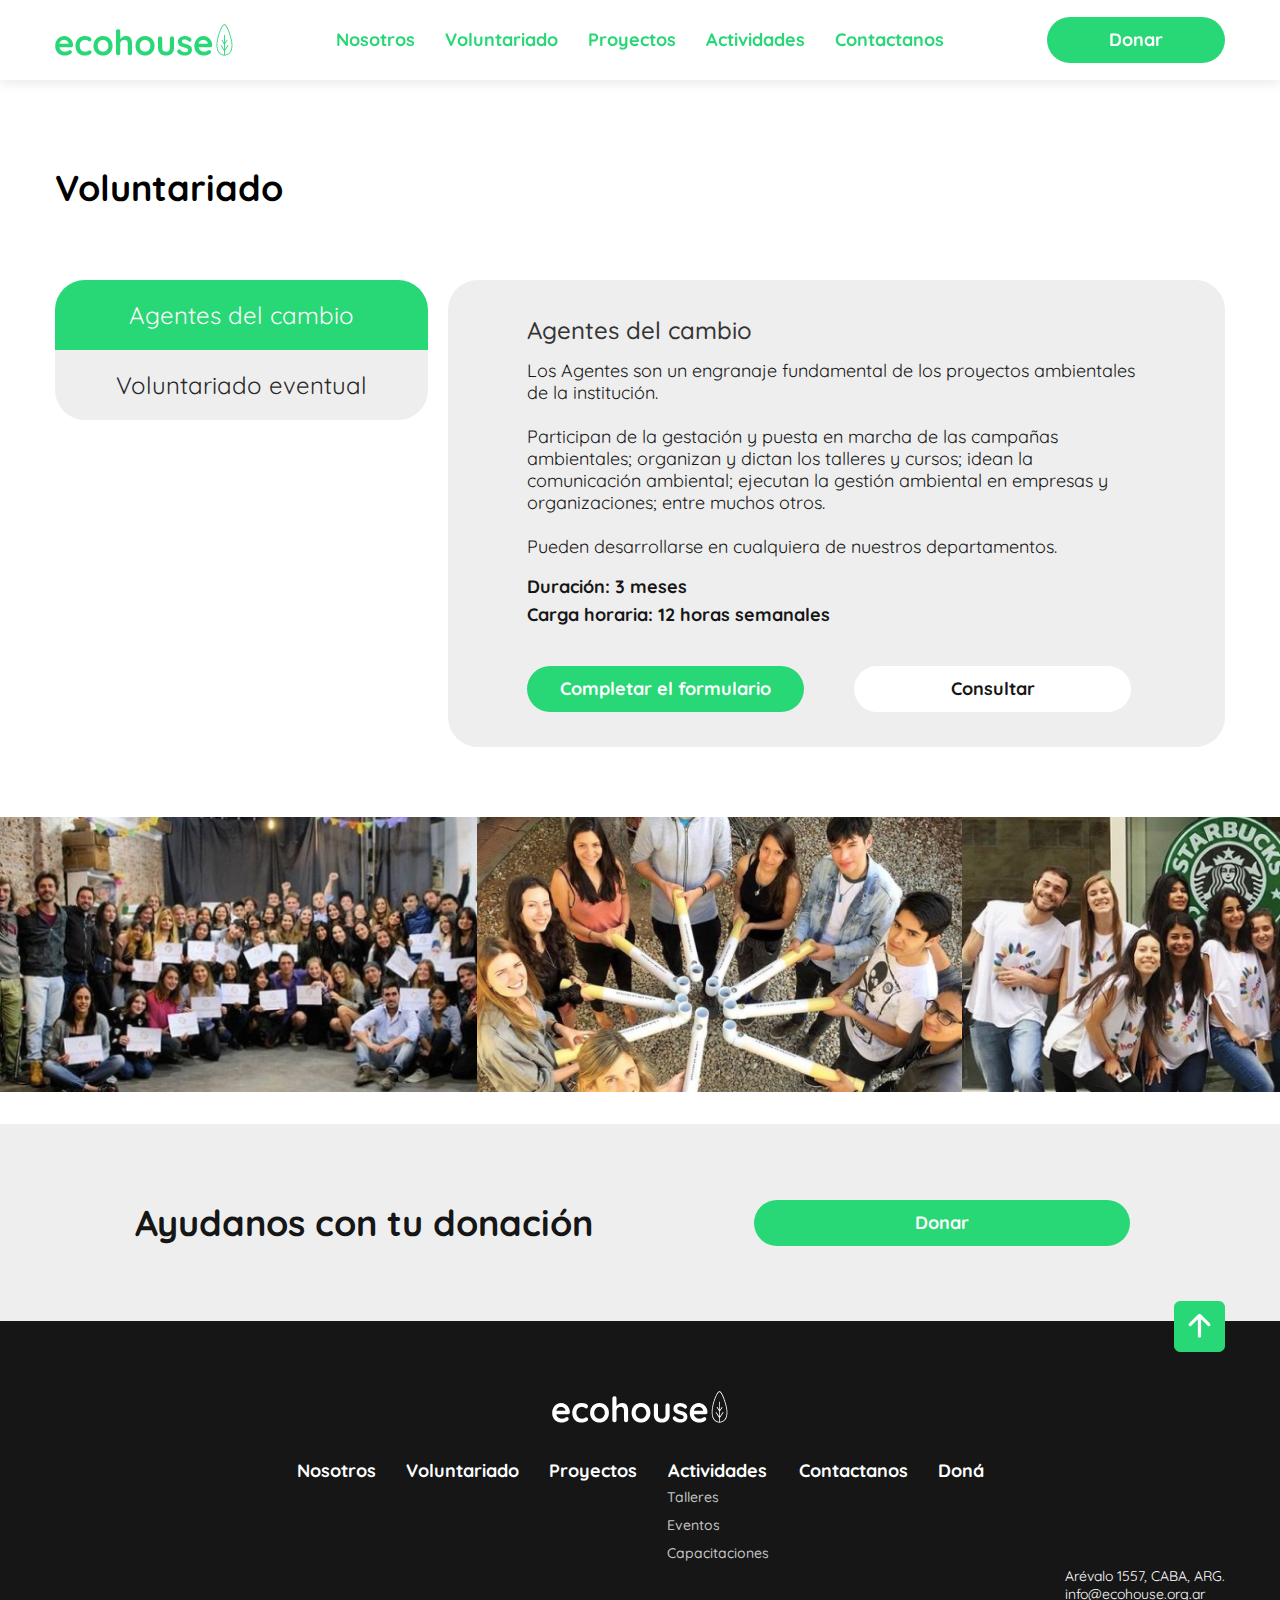
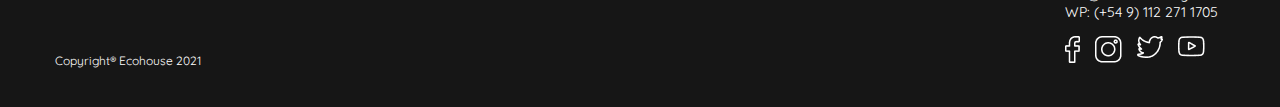
<file: voluntariado.html>
<!DOCTYPE html>
<html lang="en">

<head>
    <meta charset="UTF-8">
    <meta http-equiv="X-UA-Compatible" content="IE=edge">
    <meta name="viewport"
        content="width=device-width, height=device-height, initial-scale=1.0, user-scalable=0, minimum-scale=1.0, maximum-scale=1.0">
    <title>EcoHouse</title>

    <!-- Fonts -->

    <!-- Favicon -->
    <link rel="shortcut icon" href="imgs/favicon.png" type="image/x-icon">

    <!-- Styles -->
    <link rel="stylesheet" href="css/reset.css">
    <link rel="stylesheet" href="css/styles.css">

    <!-- Fuentes -->
    <link rel="preconnect" href="https://fonts.googleapis.com">
    <link rel="preconnect" href="https://fonts.gstatic.com" crossorigin>
    <link href="https://fonts.googleapis.com/css2?family=Quicksand:wght@400;500;700&display=swap" rel="stylesheet">

</head>

<body>

    <nav class="container navegation">
        <div class="row">
            <div class="content">
                <a href="index.html" class="logo">
                    <img src="imgs/logo.png" alt="logo">
                </a>
                <ul class="list">
                    <li><a href="nosotros.html">Nosotros</a></li>
                    <li><a href="voluntariado.html">Voluntariado</a></li>
                    <li><a href="proyectos.html">Proyectos</a></li>
                    <li><a href="actividades.html">Actividades</a></li>
                    <li><a href="#">Contactanos</a></li>
                </ul>
                <div class="cta">
                    <a href="#" class="button green">Donar</a>
                </div>
            </div>
        </div>
    </nav>

    <main class="container voluntariado">
        <div class="row">
            <div class="content">
                <h2>Voluntariado</h2>
                <div class="boxes">
                    <div class="buttons">
                        <a href="#" class="green">Agentes del cambio</a>
                        <a href="#" class="gray">Voluntariado eventual</a>
                    </div>
                    <div class="info">
                        <h3>Agentes del cambio</h3>
                        <p>Los Agentes son un engranaje fundamental de los proyectos ambientales de la institución.
                        <br><br>
                        Participan de la gestación y puesta en marcha de las campañas ambientales; organizan y dictan los talleres y cursos;
                        idean la comunicación ambiental; ejecutan la gestión ambiental en empresas y organizaciones; entre muchos otros.
                        <br><br>
                        Pueden desarrollarse en cualquiera de nuestros departamentos.
                        </p>
                        <small>Duración: 3 meses<br>
                        Carga horaria: 12 horas semanales</small>
                        <div class="buttons-container">
                            <a href="#" class="button green">Completar el formulario</a>
                            <a href="#" class="button white">Consultar</a>
                        </div>
                    </div>
                </div>
            </div>
        </div>
    </main>

    <aside class="container banner-voluntariado">
       <img src="imgs/banner-voluntariado.jpg" alt="">
    </aside>

    <aside class="container aside gray">
        <div class="row">
            <div class="content">
                <h3>Ayudanos con tu donación</h3>
                <a href="#" class="button green">Donar</a>
            </div>
        </div>
    </aside>

    <footer class="container footer">
        <div class="row">
            <a href="#" class="arrow-top">
                <img src="imgs/arrrow-top.png" alt="">
            </a>
            <div class="top">
                <a href="index.html" class="logo">
                    <img src="imgs/logo-blanco.png" alt="logo">
                </a >
                <ul class="lista">
                    <li><a href="nota.html">Nosotros</a></li>
                    <li><a href="voluntariado.html">Voluntariado</a></li>
                    <li><a href="proyectos.html">Proyectos</a></li>
                    <li>
                        <a href="actividades.html">Actividades</a>
                        <ul class="lista-actividades">
                            <li><a href="#">Talleres</a></li>
                            <li><a href="#">Eventos</a></li>
                            <li><a href="#">Capacitaciones</a></li>
                        </ul>
                    </li>
                    <li><a href="#">Contactanos</a></li>
                    <li><a href="#">Doná</a></li>
                </ul>
            </div>
            <div class="bottom">
                <div class="copyright">
                    <small>Copyright® Ecohouse 2021</small>
                </div>
                <div class="info">
                    <ul>
                        <li><a href="#">Arévalo 1557, CABA, ARG.</a></li>
                        <li><a href="#">info@ecohouse.org.ar</a></li>
                        <li><a href="#">WP: (+54 9) 112 271 1705</a></li>
                    </ul>
                    <ul class="social-media">
                        <li><a href="#"><img src="imgs/facebook.png" alt="logo facebook"></a></li>
                        <li><a href="#"><img src="imgs/instagram.png" alt="logo instagram"></a></li>
                        <li><a href="#"><img src="imgs/twitter.png" alt="logo twitter"></a></li>
                        <li><a href="#"><img src="imgs/youtube.png" alt="logo youtube"></a></li>
                    </ul>
                </div>
            </div>
        </div>
    </footer>


</body>

</html>
</file>
<file: css/styles.css>
/* font-family: 'Quicksand', sans-serif; */

.button {
    display: block;
    height: 46px;
    width: 178px;
    font-size: 18px;
    line-height: 46px;
    font-weight: 700;
    border-radius: 30px;
    text-align: center;
    margin-right: 15px;
}
.button.green {
    background-color: #28D775;
    color: #fff;
}
.button.white {
    background-color: #fff;
    color: #161616;
}
.button.black {
    background-color: #161616;
    color: #fff;
}

.figure {
    overflow: hidden;
}
.figure img {
    width: 100%;
    height: 100%;
    object-fit: cover;
    object-position: center;
}

body {
    overflow-x: hidden;
}
.container {
    width: 100%;
}
.container .row{
    width: 100%;
    max-width: 1170px;
    margin: 0 auto;
    text-align: left;
    font-size: 0;
}
.container .content {
    width: 100%;
}

.navegation {
    position: fixed;
    left: 0;
    top: 0;
    width: 100%;
    height: 80px;
    background-color: #fff;
    box-shadow: 0px 4px 10px rgba(0, 0, 0, 0.08);
}
.navegation .content {
    height: 80px;
    display: flex;
    justify-content: space-between;
    align-items: center;
}

.navegation .list li {
    display: inline-block;
    padding: 0 15px;
}
.navegation .list a {
    color: #28D775;
    font-size: 18px;
    line-height: 22px;
    font-weight: 700;
}
.navegation .button {
    margin: 0;
}

.header {
    background-repeat: no-repeat;
    background-position: center;
    background-image: url('../imgs/hero.jpg');
    
}
.header .content {
    width: 476px;
    height: 752px;
    display: flex;
    justify-content: center;
    flex-direction: column;
    margin-left: 680px;
}
.header h1 {
    color: #161616;
    font-size: 28px;
    font-weight: 400;
    margin-bottom: 5px;
}
.header p {
    color: #161616;
    font-size: 28px;
    font-weight: 700;
    margin-bottom: 47px;
}
.header .content-buttons {
    display: flex;
}


.quienes-somos {
    background-color: #28D775;
    padding-top: 175px;
}
.quienes-somos h2 {
    font-size: 36px;
    line-height: 45px;
    color: #FAFAFA;
    font-weight: 500;
    margin-bottom: 15px;
}
.quienes-somos p {
    font-size: 20px;
    line-height: 26px;
    font-weight: 500;
    color: #FAFAFA;
    margin-bottom: 20px;
}
.quienes-somos .content,
.quienes-somos .figure {
    display: inline-block;
    vertical-align: bottom;
}
.quienes-somos .content {
    width: 575px;
    padding-right: 99px;
    margin-bottom: 105px;
}
.quienes-somos .figure {
    width: 595px;
    height: 414px;
    border-radius: 15px 15px 0 0;
}


.slider {
    margin-top: 75px;
    margin-bottom: 140px;
}
.slider.arrows .arrow{
    position: absolute;
    top: 50%;
    width: 56px;
    height: auto;
    margin-top: -23px;
}
.slider.arrows .arrow.left{
    left: -60px;
}
.slider.arrows .arrow.right{
    right: -60px;
}
.slider h2 {
    color: #000;
    font-size: 36px;
    line-height: 45px;
    font-weight: 500;
    margin-bottom: 57px;
}

.content-slides {
    position: relative;
    font-size: 0;
}
.content-slides article {
    display: inline-block;
    width: 272.5px;
    background-color: #282828;
    border-radius: 15px;
    margin: 0 10px;
    overflow: hidden;
    height: 339px;
}
.content-slides .figure {
    height: 214px;
}
.content-slides h3 {
    color: #FAFAFA;
    font-size: 18px;
    line-height: 22px;
    font-weight: 500;
    padding: 18px 25px;
}
.slider .button {
    width: 376px;
    margin: 0 auto;
    margin-top: 57px;
}



.aside {
    background-position: center;
    background-repeat: no-repeat;
}
.aside.gray {
    background-image: url('../imgs/banner-gris.jpg');
}
.aside.green {
    background-image: url('../imgs/banner-verde.jpg');
}
.aside .content {
    display: flex;
    justify-content: space-around;
    align-items: center;
    height: 197px;
}
.aside h3 {
    font-size: 36px;
    line-height: 45px;
    color: #161616;
}
.aside .button {
    width: 376px;
}


.novedades {
    background-color: #EEEEEE;
    padding: 51px 0 51px 0;
    margin-top: 57px;
    margin-bottom: 106px;
}
.novedades h2 {
    color: #000;
    font-size: 36px;
    line-height: 45px;
    font-weight: 500;
    margin-bottom: 27px;
}
.novedades .big-box,
.novedades .content {
    display: inline-block;
    width: 575px;
    vertical-align: top;
}
.novedades .big-box,
.novedades .small-box {
    border-radius: 30px;
    overflow: hidden;
}
.novedades .big-box {
    margin-right: 20px;
}
.novedades .small-box {
    margin-bottom: 20px;
}


.newsletter {
    background-color: #EEE;
    padding: 70px 0;
}
.newsletter h2 {
    color: #000;
    font-size: 36px;
    line-height: 45px;
    font-weight: 500;
    margin-bottom: 34px;
}
.newsletter p {
    color: #000;
    font-size: 24px;
    line-height: 38px;
    font-weight: 500;
}
.newsletter .content {
    width: 575px;
    display: inline-block;
    vertical-align: top;
}
.newsletter h3 {
    color: #000;
    font-size: 18px;
    line-height: 22px;
    font-weight: 500;
    margin-bottom: 15px;
}
.newsletter .input-text {
    width: 477px;
    height: 46px;
    border: 2px solid #797777;
    border-radius: 30px;
    font-size: 18px;
    line-height: 46px;
    padding-left: 15px;
    font-weight: 300;
}
.newsletter .button {
    margin-left: auto;
    margin-right: 98px;
    margin-top: 15px;
}

.footer {
    background-color: #161616;
    padding-top: 70px;
    padding-bottom: 40px;
}
.footer .row {
    position: relative;
}
.arrow-top {
    position: absolute;
    top: -90px;
    right: 0
}
.footer .top{
    text-align: center;
}
.footer .lista {
    padding-top: 35px;
}
.footer .lista > li {
    display: inline-block;
    padding: 0 15px;
    vertical-align: top;
}
.footer .lista > li > a {
    color: #fff;
    font-weight: 700;
    font-size: 18px;
    line-height: 25px;
}
.lista-actividades li {
    text-align: left;
}
.lista-actividades a {
    color: #C4C4C4;
    font-weight: 500;
    font-size: 14px;
    line-height: 28px;
}
.footer .bottom {
    display: flex;
    justify-content: space-between;
    align-items: flex-end;
}

.footer .copyright small{
    color: #fff;
    font-weight: 400;
    font-size: 12px;
}

.footer .info a {
    color: #fff;
    font-weight: 400;
    font-size: 14px;
    line-height: 18px;
}

.social-media {
    display: flex;
    margin-top: 15px;
}
.social-media li {
    margin-right: 15px;
}



.header-nosotros {
    background-color: #fff;
    margin-top: 128px;
    margin-bottom: 130px;
}
.header-nosotros h1 {
    font-size: 36px;
    line-height: 45px;
    color: #000;
    font-weight: 500;
    margin-bottom: 24px;
}
.header-nosotros p {
    font-size: 18px;
    line-height: 22px;
    font-weight: 400;
    color: #000;
}
.header-nosotros .content,
.header-nosotros .figure {
    display: inline-block;
    vertical-align: middle;
}
.header-nosotros .content {
    width: 481px;
    margin-right: 114px;
}
.header-nosotros .figure {
    width: 575px;
    height: 414px;
    border-radius: 30px;
}


.que-hacemos {
    padding-top: 96px;
    margin-bottom: 140px;
}
.que-hacemos h2 {
    font-size: 36px;
    line-height: 45px;
    color: #000;
    margin-bottom: 32px;
}
.que-hacemos .boxes {
    display: flex;
    justify-content: space-between;
    flex-wrap: wrap;
}
.que-hacemos .boxes .box {
    flex-basis: 375px;
    height: 118px;
    background-color: #28D775;
    border-radius: 20px;
    margin-bottom: 53px;
    display: flex;
    align-items: center;
    justify-content: center;
}
.que-hacemos .boxes .box h3 {
    text-align: center;
    color: #fff;
    font-size: 26px;
    line-height: 32px;
    font-weight: 500;
}
.que-hacemos h4 {
    text-align: center;
    font-size: 36px;
    line-height: 45px;
    font-weight: 500;
}

.voluntariado {
    margin-top: 165px;
    margin-bottom: 70px;
}
.voluntariado h2 {
    font-size: 36px;
    line-height: 45px;
    color: #000;
    margin-bottom: 70px;
}
.voluntariado .boxes {
    font-size: 0;
}
.voluntariado .buttons,
.voluntariado .info {
    display: inline-block;
    vertical-align: top;
}
.voluntariado .buttons {
    width: 373px;
    height: 140px;
    border-radius: 30px;
    overflow: hidden;
    margin-right: 20px;
}
.voluntariado .buttons a {
    display: block;
    text-align: center;
    height: 70px;
    font-size: 24px;
    line-height: 70px;
}
.voluntariado .buttons .gray {
    background-color: #EEEEEE;
    color: #282828;
}
.voluntariado .buttons .green {
    background-color: #28D775;
    color: #FAFAFA;
}
.voluntariado .info {
    padding: 35px 79px;
    background-color: #EEEEEE;
    border-radius: 30px;
    width: 777px;
}
.voluntariado .info h3 {
    font-size: 24px;
    line-height: 30px;
    font-weight: 500;
    margin-bottom: 15px;
}
.voluntariado .info p {
    font-size: 18px;
    line-height: 22px;
    color: #161616;
    margin-bottom: 15px;
}
.voluntariado .info small {
    font-weight: 700;
    font-size: 18px;
    line-height: 28px;
    color: #161616;
}
.buttons-container {
    display: flex;
    justify-content: space-between;
    margin-top: 37px;
}
.buttons-container .button {
    width: 277px;
}
.banner-voluntariado {
    margin-bottom: 30px;
}


.proyectos {
    margin-top: 150px;
}
.proyectos h1 {
    font-size: 36px;
    line-height: 45px;
    color: #000;
    font-weight: 500;
    margin-bottom: 96px;
}

.proyectos .boxes {
    font-size: 0;
    max-width: 960px;
    margin: 0 auto;
}
.proyectos .box .figure,
.proyectos .box .info {
    display: inline-block;
    vertical-align: top;
}
.proyectos .box {
    margin-bottom: 80px;
}
.proyectos .box .figure{
    width: 464px;
    border-radius: 30px;
    overflow: hidden;
}
.proyectos .box .info {
    width: 466px;
    margin: 0 15px;
}
.proyectos h3 {
    font-size: 24px;
    line-height: 30px;
    color: #161616;
    margin-bottom: 10px;
}
.proyectos p {
    font-size: 16px;
    line-height: 21px;
    color: #161616;
    margin-bottom: 20px;
}


.actividades {
    margin-top: 150px;
}
.nota .list,
.nota .content {
    display: inline-block;
    vertical-align: top;
}
.nota .list {
    width: 277px;
    margin-left: 120px;
}
.nota .content {
    width: 773px;
}
.header-nota {
    margin-top: 150px;
    margin-bottom: 50px;
}
.header-nota h1{
    font-size: 24px;
    line-height: 30px;
    font-weight: 500;
}
.nota {
    margin-bottom: 146px;
}
.nota .figure {
    border-radius: 30px;
    margin-bottom: 80px;
}
.nota h2 {
    font-size: 24px;
    line-height: 30px;
    font-weight: 400;
    margin-bottom: 10px;
}
.nota p {
    font-size: 18px;
    line-height: 22px;
    font-weight: 400;
}

.nota .list ul{
    margin-bottom: 20px;
}
.nota .list li {
    border-bottom: 1px solid #ccc;
    padding-bottom: 10px;
    padding-top: 10px;
}
.nota .list p {
    font-size: 18px;
    line-height: 22px;
    font-weight: 400;
}
.nota .list p strong {
    display: block;
}
.nota .button.white {
    margin-top: 10px;
    box-shadow: 0px 4px 10px rgba(0, 0, 0, 0.15);
}
</file>
